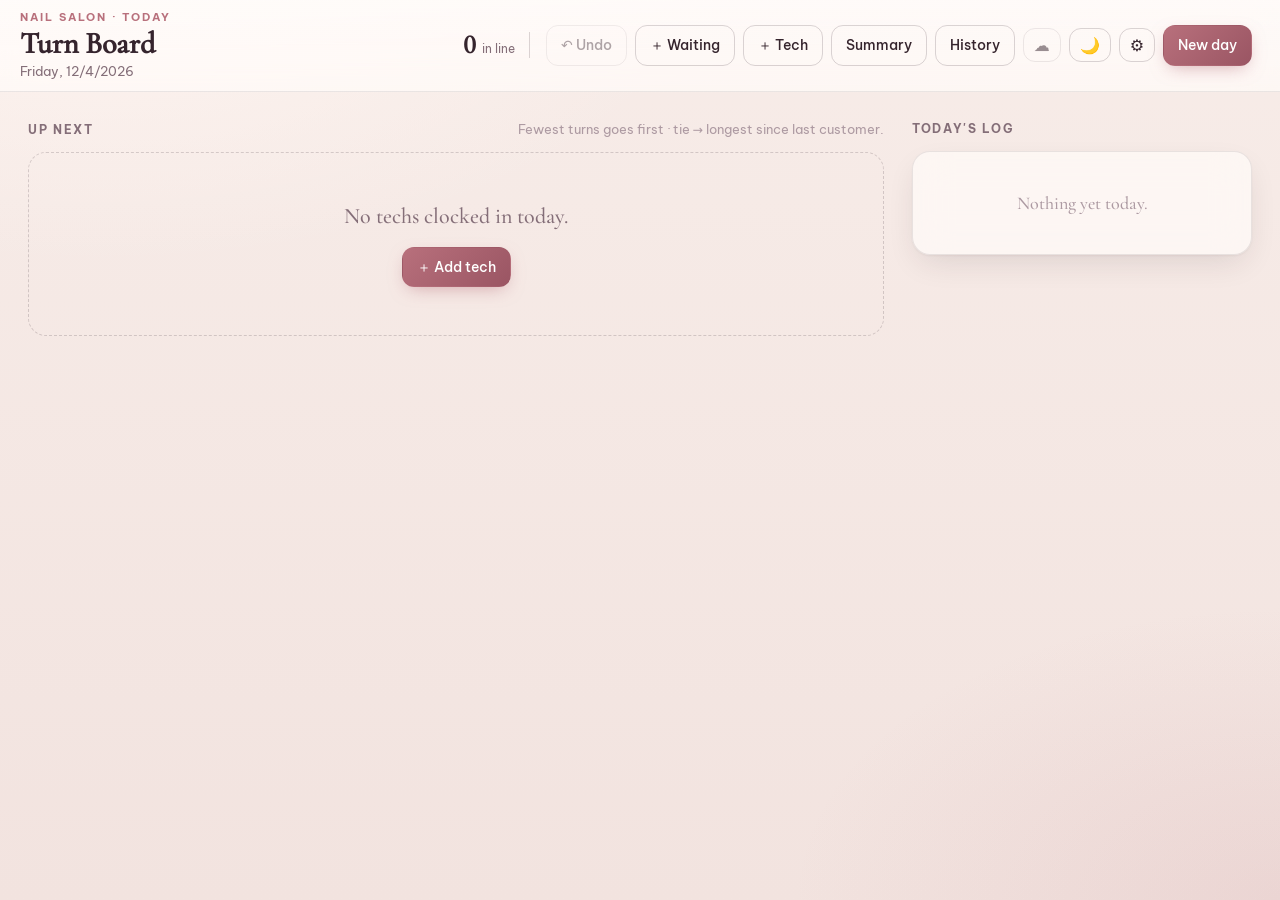
<file: index.html>
<!doctype html>
<html lang="en">
<head>
<meta charset="utf-8">
<meta name="viewport" content="width=device-width, initial-scale=1">
<meta name="color-scheme" content="light">
<title>Turn Board</title>
<link rel="icon" href="data:image/svg+xml,%3Csvg xmlns='http://www.w3.org/2000/svg' viewBox='0 0 64 64'%3E%3Ctext y='52' font-size='52'%3E%F0%9F%92%85%3C/text%3E%3C/svg%3E">
<meta name="theme-color" content="#F5E9E6">
<link rel="stylesheet" href="fonts-embedded.css">
<link rel="stylesheet" href="styles.css">
<script>
  // Áp theme sớm để không chớp trắng/đen khi tải
  (function(){try{var t=localStorage.getItem('nail-turn-theme')||(matchMedia('(prefers-color-scheme: dark)').matches?'dark':'light');document.documentElement.setAttribute('data-theme',t);}catch(e){}})();
</script>
</head>
<body>

<header class="topbar" id="topbar">
  <div class="brand">
    <div class="brand-text">
      <span class="eyebrow">Nail salon · today</span>
      <h1>Turn Board</h1>
      <span id="today-label" class="today"></span>
    </div>
  </div>
  <div class="topbar-actions">
    <div class="queue-stat" title="Techs available in line"><b id="queue-count">0</b><span>in line</span></div>
    <button id="btn-undo" class="btn ghost" title="Undo last action (Ctrl+Z)">↶ Undo</button>
    <button id="btn-wait" class="btn ghost" title="Walk-in waiting, no tech assigned yet">＋ Waiting</button>
    <button id="btn-add" class="btn ghost">＋ Tech</button>
    <button id="btn-summary" class="btn ghost">Summary</button>
    <button id="btn-history" class="btn ghost" title="Past days, week by week">History</button>
    <button id="btn-cloud" class="btn ghost icon cloud-off" title="Owner account" aria-label="Owner account">☁</button>
    <button id="btn-theme" class="btn ghost icon" title="Light / dark" aria-label="Toggle theme">🌙</button>
    <button id="btn-settings" class="btn ghost icon" title="Settings" aria-label="Settings">⚙</button>
    <button id="btn-newday" class="btn primary">New day</button>
  </div>
</header>

<main class="layout">
  <section class="board">
    <!-- Thợ chưa vào ca — tap tên + PIN để clock in, thứ tự turn = thứ tự tới thật -->
    <div id="clockin-wrap" class="clockin hidden">
      <div class="section-head">
        <h2>👋 Clock in <span id="clockin-count" class="pill"></span></h2>
        <div class="head-ops">
          <p class="hint">Tap your name when you arrive — the turn order follows real arrival time.</p>
          <button type="button" id="btn-clockin-toggle" class="btn subtle" aria-expanded="true" aria-controls="clockin">Hide</button>
        </div>
      </div>
      <div id="clockin" class="clock-chips"></div>
      <p id="clockin-extra" class="clockin-extra hidden">
        <span id="clockin-extra-text"></span>
        <button type="button" id="btn-clockin-all" class="linkish">Show everyone</button>
      </p>
    </div>

    <!-- Khách chờ chưa gán thợ -->
    <div id="waiting-wrap" class="waiting hidden">
      <div class="section-head">
        <h2>⏳ Waiting <span id="waiting-count" class="pill"></span></h2>
        <p class="hint">Line up the work ahead of time. The turn only counts when someone taps <b>Start</b>.</p>
      </div>
      <div id="waiting" class="cards wait-cards"></div>
    </div>

    <div class="section-head">
      <h2>Up next</h2>
      <p class="hint">Fewest turns goes first · tie → longest since last customer.</p>
    </div>
    <div id="queue" class="cards"></div>
    <div id="queue-empty" class="queue-empty hidden">
      <span class="live-dot" aria-hidden="true"></span>
      <!-- Bọc trong 1 span: .queue-empty là flex, để trần thì mỗi <b> thành một ô flex
           riêng và câu văn bị xé rời ra với khoảng hở 12px giữa các mảnh -->
      <span>No one is free — everyone is with a customer. Wait for a <b>Done</b>, use <b>＋ Take another</b>, or add the customer to <b>Waiting</b>.</span>
    </div>

    <div id="working-wrap" class="working hidden">
      <div class="section-head">
        <h2>With customers <span id="working-count" class="pill"></span></h2>
        <p class="hint">Tap <b>Done</b> when finished → tech returns to the line by points.</p>
      </div>
      <div id="working" class="cards"></div>
    </div>

    <div id="bench-wrap" class="bench hidden">
      <div class="section-head">
        <h2>On break / Left</h2>
      </div>
      <div id="bench" class="cards small"></div>
    </div>

    <div id="empty" class="empty hidden">
      <p id="empty-msg">No techs clocked in today.</p>
      <button class="btn primary" data-action="open-add">＋ Add tech</button>
    </div>
  </section>

  <aside class="logpanel">
    <div class="section-head">
      <h2>Today's log</h2>
    </div>
    <ol id="log" class="log"></ol>
  </aside>
</main>

<!-- Modal: Take customer -->
<dialog id="dlg-assign" class="modal">
  <form method="dialog" id="form-assign">
    <h3>Take customer — <span id="assign-name"></span></h3>
    <p id="assign-busy-note" class="muted hidden">This tech is busy — this is an <b>extra</b> customer.</p>
    <div class="field">
      <label>Service</label>
      <div id="services" class="chips"></div>
    </div>
    <div class="field">
      <label>Turns <span class="muted">(auto-filled by service, editable)</span></label>
      <div class="segmented" id="weight-seg">
        <button type="button" data-w="1" class="on">1 turn<small>full set, most services</small></button>
        <button type="button" data-w="0.5">½ turn<small>regular mani, polish change</small></button>
        <button type="button" data-w="0">0<small>no charge</small></button>
        <button type="button" data-w="custom">Other<small>type it</small></button>
      </div>
      <input type="number" id="weight-custom" class="input hidden" step="0.25" min="0" placeholder="e.g. 1.5">
    </div>
    <div class="field">
      <label>2nd service / 2nd tech? <span class="muted">(leave empty if one tech does it all)</span></label>
      <div id="parts" class="parts"></div>
      <button type="button" class="btn ghost" id="btn-add-part">＋ Add a part</button>
      <p class="muted tiny">Pick a tech for the 2nd part — or <b>⏳ Pending</b> if you don't know yet who will do it. Pending parts sit in <b>Waiting</b>; points count when someone takes it.</p>
    </div>
    <div class="field">
      <label>Note <span class="muted">(optional)</span></label>
      <input type="text" id="assign-note" class="input" placeholder="e.g. request, gel full set...">
    </div>
    <div class="modal-actions">
      <button type="button" class="btn ghost" data-close>Cancel</button>
      <button type="submit" class="btn primary">Confirm</button>
    </div>
  </form>
</dialog>

<!-- Modal: Start held part (shows when earlier part of same customer is done) -->
<dialog id="dlg-start" class="modal">
  <div>
    <h3>This customer has another part</h3>
    <div id="start-list" class="parts"></div>
    <div class="modal-actions">
      <button type="button" class="btn ghost" data-close>Later</button>
    </div>
  </div>
</dialog>

<!-- Modal: Add waiting customer, or add one more part to a waiting customer -->
<dialog id="dlg-wait" class="modal">
  <form method="dialog" id="form-wait">
    <h3 id="wait-title">⏳ Add waiting customer</h3>
    <p class="muted" id="wait-sub">Line the work up now. The turn only counts when someone taps Start.</p>
    <div class="field">
      <label>Service</label>
      <div id="wait-services" class="chips"></div>
    </div>
    <div class="field row">
      <div style="flex:0 0 120px">
        <label style="display:block;font-weight:600;font-size:12.5px;margin-bottom:7px">Turns</label>
        <input type="number" id="wait-weight" class="input" step="0.25" min="0" value="1">
      </div>
      <div style="flex:1">
        <label style="display:block;font-weight:600;font-size:12.5px;margin-bottom:7px">Tech <span class="muted">(optional)</span></label>
        <select id="wait-tech" class="input"></select>
      </div>
    </div>
    <div class="field" id="wait-note-field">
      <label>Note <span class="muted">(optional)</span></label>
      <input type="text" id="wait-note" class="input" placeholder="e.g. name, requested color...">
    </div>
    <div class="modal-actions">
      <button type="button" class="btn ghost" data-close>Cancel</button>
      <button type="submit" class="btn primary" id="wait-submit">Add</button>
    </div>
  </form>
</dialog>

<!-- Modal: Assign waiting customer to a tech -->
<dialog id="dlg-claim" class="modal">
  <form method="dialog" id="form-claim">
    <h3>Assign — <span id="claim-service"></span></h3>
    <p class="muted" id="claim-info"></p>
    <div class="field">
      <label>Tech <span class="muted">(next in line is suggested)</span></label>
      <select id="claim-tech" class="input"></select>
    </div>
    <div class="field">
      <div class="seg2" id="claim-when">
        <button type="button" class="seg2-btn on" data-v="start">Start now</button>
        <button type="button" class="seg2-btn" data-v="hold">Assign only</button>
      </div>
      <p class="muted tiny"><b>Start now</b> = tech sits down with the customer, and the turn counts right away. <b>Assign only</b> = pencil them in. No turn counts yet, and they keep taking walk-ins until you tap Start.</p>
    </div>
    <div class="modal-actions">
      <button type="button" class="btn ghost" data-close>Cancel</button>
      <button type="submit" class="btn primary">Assign</button>
    </div>
  </form>
</dialog>

<!-- Modal: Adjust points -->
<dialog id="dlg-adjust" class="modal">
  <form method="dialog" id="form-adjust">
    <h3>Adjust points — <span id="adjust-name"></span></h3>
    <p class="muted">Currently <b id="adjust-current" class="mono"></b> turns.</p>
    <div class="segmented" id="adjust-seg">
      <button type="button" data-d="-1">−1</button>
      <button type="button" data-d="-0.5">−½</button>
      <button type="button" data-d="0.5" class="on">+½</button>
      <button type="button" data-d="1">+1</button>
      <button type="button" data-d="custom">Other</button>
    </div>
    <input type="number" id="adjust-custom" class="input hidden" step="0.25" placeholder="e.g. -0.25 or 2">
    <div class="field">
      <label>Reason <span class="muted">(optional)</span></label>
      <input type="text" id="adjust-note" class="input" placeholder="e.g. owed 1 turn from yesterday">
    </div>
    <div class="modal-actions">
      <button type="button" class="btn ghost" data-close>Cancel</button>
      <button type="submit" class="btn primary">Save</button>
    </div>
  </form>
</dialog>

<!-- Modal: Add tech -->
<dialog id="dlg-add" class="modal">
  <form method="dialog" id="form-add">
    <h3>Add tech</h3>
    <div class="field">
      <label>Name</label>
      <input type="text" id="add-name" class="input" placeholder="e.g. Lan" autocomplete="off" required>
    </div>
    <div id="add-roster-wrap" class="field hidden">
      <label>Or pick someone not clocked in yet</label>
      <div id="add-roster" class="chips"></div>
    </div>
    <p class="muted" id="add-hint"></p>
    <div class="modal-actions">
      <button type="button" class="btn ghost" data-close>Cancel</button>
      <button type="submit" class="btn primary">Add</button>
    </div>
  </form>
</dialog>

<!-- Modal: PIN clock-in (tạo lần đầu / xác thực) -->
<dialog id="dlg-pin" class="modal pin-modal">
  <form method="dialog" id="form-pin">
    <h3 id="pin-title">Clock in — <span id="pin-name"></span></h3>
    <p class="muted" id="pin-hint"></p>
    <div class="pin-dots" id="pin-dots" aria-hidden="true"><span></span><span></span><span></span><span></span></div>
    <input type="password" id="pin-input" class="input pin-input" inputmode="numeric" pattern="[0-9]*" maxlength="4" autocomplete="off" aria-label="PIN">
    <div class="numpad" id="numpad">
      <button type="button" data-k="1">1</button><button type="button" data-k="2">2</button><button type="button" data-k="3">3</button>
      <button type="button" data-k="4">4</button><button type="button" data-k="5">5</button><button type="button" data-k="6">6</button>
      <button type="button" data-k="7">7</button><button type="button" data-k="8">8</button><button type="button" data-k="9">9</button>
      <button type="button" data-k="del" class="np-del">⌫</button><button type="button" data-k="0">0</button><button type="button" data-k="ok" class="np-ok">✓</button>
    </div>
    <p class="pin-error hidden" id="pin-error">Wrong PIN — try again.</p>
    <div class="modal-actions">
      <button type="button" class="btn ghost" data-close>Cancel</button>
    </div>
  </form>
</dialog>

<!-- Overlay: xem ảnh clock-in trong log -->
<dialog id="dlg-photo" class="modal photo-modal">
  <div>
    <h3 id="photo-title"></h3>
    <img id="photo-big" alt="Clock-in photo">
    <div class="modal-actions">
      <button type="button" class="btn primary" data-close>Close</button>
    </div>
  </div>
</dialog>

<!-- Modal: Summary -->
<dialog id="dlg-summary" class="modal">
  <div>
    <h3>Today's summary</h3>
    <table class="table" id="summary-table">
      <thead><tr><th>Tech</th><th>Customers</th><th>Turns</th><th>Skips</th><th>Minutes</th><th>Status</th></tr></thead>
      <tbody></tbody>
    </table>
    <div class="modal-actions">
      <button type="button" class="btn primary" data-close>Close</button>
    </div>
  </div>
</dialog>

<!-- Modal: History — mỗi tuần một bảng, cột Thứ 2 → Chủ nhật -->
<dialog id="dlg-history" class="modal wide">
  <div>
    <h3>History</h3>
    <div class="week-nav">
      <button type="button" class="btn ghost" id="hist-prev" title="Previous week">◀</button>
      <b id="hist-label" class="week-label"></b>
      <button type="button" class="btn ghost" id="hist-next" title="Next week">▶</button>
      <button type="button" class="btn subtle" id="hist-today">This week</button>
    </div>
    <div class="table-scroll">
      <table class="table week-table" id="hist-table">
        <thead><tr id="hist-head"></tr></thead>
        <tbody></tbody>
        <tfoot><tr id="hist-foot"></tr></tfoot>
      </table>
    </div>
    <p id="hist-empty" class="empty-note hidden">Nothing saved for this week. A day gets saved to History the moment you start the next day.</p>
    <p class="muted tiny" id="hist-note"></p>
    <div class="modal-actions">
      <button type="button" class="btn ghost" id="hist-csv">Export CSV</button>
      <button type="button" class="btn primary" data-close>Close</button>
    </div>
  </div>
</dialog>

<!-- Modal: Weekly schedule — ai làm thứ mấy -->
<dialog id="dlg-schedule" class="modal wide">
  <div>
    <h3>Weekly schedule</h3>
    <p class="muted">Tick the days each tech works. On any given day, <b>Clock in</b> only shows the techs scheduled for that day.</p>
    <div class="table-scroll">
      <table class="table sched-table" id="sched-table">
        <thead><tr>
          <th>Tech</th><th>Mon</th><th>Tue</th><th>Wed</th><th>Thu</th><th>Fri</th><th>Sat</th><th>Sun</th><th></th>
        </tr></thead>
        <tbody></tbody>
      </table>
    </div>
    <p class="muted tiny">A tech with no day ticked never shows in Clock in. If someone turns up off-schedule, tap <b>Show everyone</b> on the board.</p>
    <div class="modal-actions">
      <button type="button" class="btn primary" data-close>Done</button>
    </div>
  </div>
</dialog>

<!-- Modal: Owner account (Supabase) -->
<dialog id="dlg-account" class="modal">
  <form method="dialog" id="form-account">
    <h3>Owner account</h3>
    <p class="muted">Sign in and every finished day is saved to your own Supabase project, so you can open the history from any machine.</p>

    <div id="acct-setup" class="field">
      <label>Supabase project <span class="muted">(one-time setup)</span></label>
      <input id="acct-url" class="input" placeholder="https://xxxxxxxx.supabase.co" autocomplete="off" spellcheck="false">
      <input id="acct-key" class="input" placeholder="anon public key" autocomplete="off" spellcheck="false" style="margin-top:8px">
      <p class="muted tiny">Create a free project at supabase.com, run <b>supabase-setup.sql</b> in its SQL editor, then paste the Project URL and the anon key from Project Settings → API.</p>
      <div class="field row">
        <button type="button" class="btn primary" id="acct-save-keys">Save keys</button>
        <button type="button" class="btn subtle" id="acct-forget-keys">Forget keys</button>
      </div>
    </div>

    <div id="acct-login" class="field hidden">
      <label>Email</label>
      <input id="acct-email" class="input" type="email" autocomplete="username" spellcheck="false">
      <label style="display:block;margin:10px 0 7px">Password</label>
      <input id="acct-pass" class="input" type="password" autocomplete="current-password">
      <div class="field row">
        <button type="submit" class="btn primary" id="acct-signin">Sign in</button>
        <button type="button" class="btn ghost" id="acct-signup">Create account</button>
        <button type="button" class="btn subtle" id="acct-change-keys">Change project</button>
      </div>
    </div>

    <div id="acct-in" class="field hidden">
      <p>Signed in as <b id="acct-who"></b></p>
      <p class="muted tiny" id="acct-sync-state"></p>
      <div class="field row">
        <button type="button" class="btn primary" id="acct-sync">Sync now</button>
        <button type="button" class="btn ghost" id="acct-restore">Restore techs + schedule</button>
        <button type="button" class="btn subtle" id="acct-signout">Sign out</button>
      </div>
    </div>

    <p id="acct-msg" class="acct-msg hidden"></p>
    <div class="modal-actions">
      <button type="button" class="btn ghost" data-close>Close</button>
    </div>
  </form>
</dialog>

<!-- Modal: Settings -->
<dialog id="dlg-settings" class="modal">
  <div>
    <h3>Settings</h3>
    <label class="toggle">
      <input type="checkbox" id="set-skipcosts">
      <span><b>Skip costs a turn</b><small>On: skipping adds +1 turn and moves the tech down. Off: skipping is free, tech stays next.</small></span>
    </label>
    <label class="toggle">
      <input type="checkbox" id="set-latecatchup">
      <span><b>Late arrivals catch up</b><small>On: a tech clocking in late starts at today's lowest points (won't grab every customer). Off: starts at 0.</small></span>
    </label>
    <div class="field">
      <label>Services &amp; turns <span class="muted">(shown as buttons when taking a customer)</span></label>
      <div id="settings-services" class="roster"></div>
      <div class="field row">
        <input type="text" id="svc-name" class="input" placeholder="New service name" autocomplete="off">
        <input type="number" id="svc-weight" class="input" step="0.25" min="0" value="1" style="max-width:90px" title="Turns">
        <button type="button" class="btn ghost" id="svc-add">＋</button>
      </div>
    </div>
    <div class="field">
      <label>Techs</label>
      <div id="settings-roster" class="roster"></div>
    </div>
    <div class="field row">
      <button type="button" class="btn ghost" id="btn-schedule">Weekly schedule</button>
      <button type="button" class="btn ghost" id="btn-account">Owner account</button>
    </div>
    <div class="field row">
      <button type="button" class="btn ghost" id="btn-export">Backup (JSON)</button>
      <button type="button" class="btn ghost" id="btn-import">Restore from JSON</button>
      <input type="file" id="import-file" accept="application/json" class="hidden">
    </div>
    <div class="modal-actions">
      <button type="button" class="btn primary" data-close>Close</button>
    </div>
  </div>
</dialog>

<div id="toast" class="toast hidden"></div>
<canvas id="fx-canvas" aria-hidden="true"></canvas>

<script src="fx.js"></script>
<script src="turn-logic.js"></script>
<script src="cloud.js"></script>
<script src="app.js"></script>
</body>
</html>
</file>
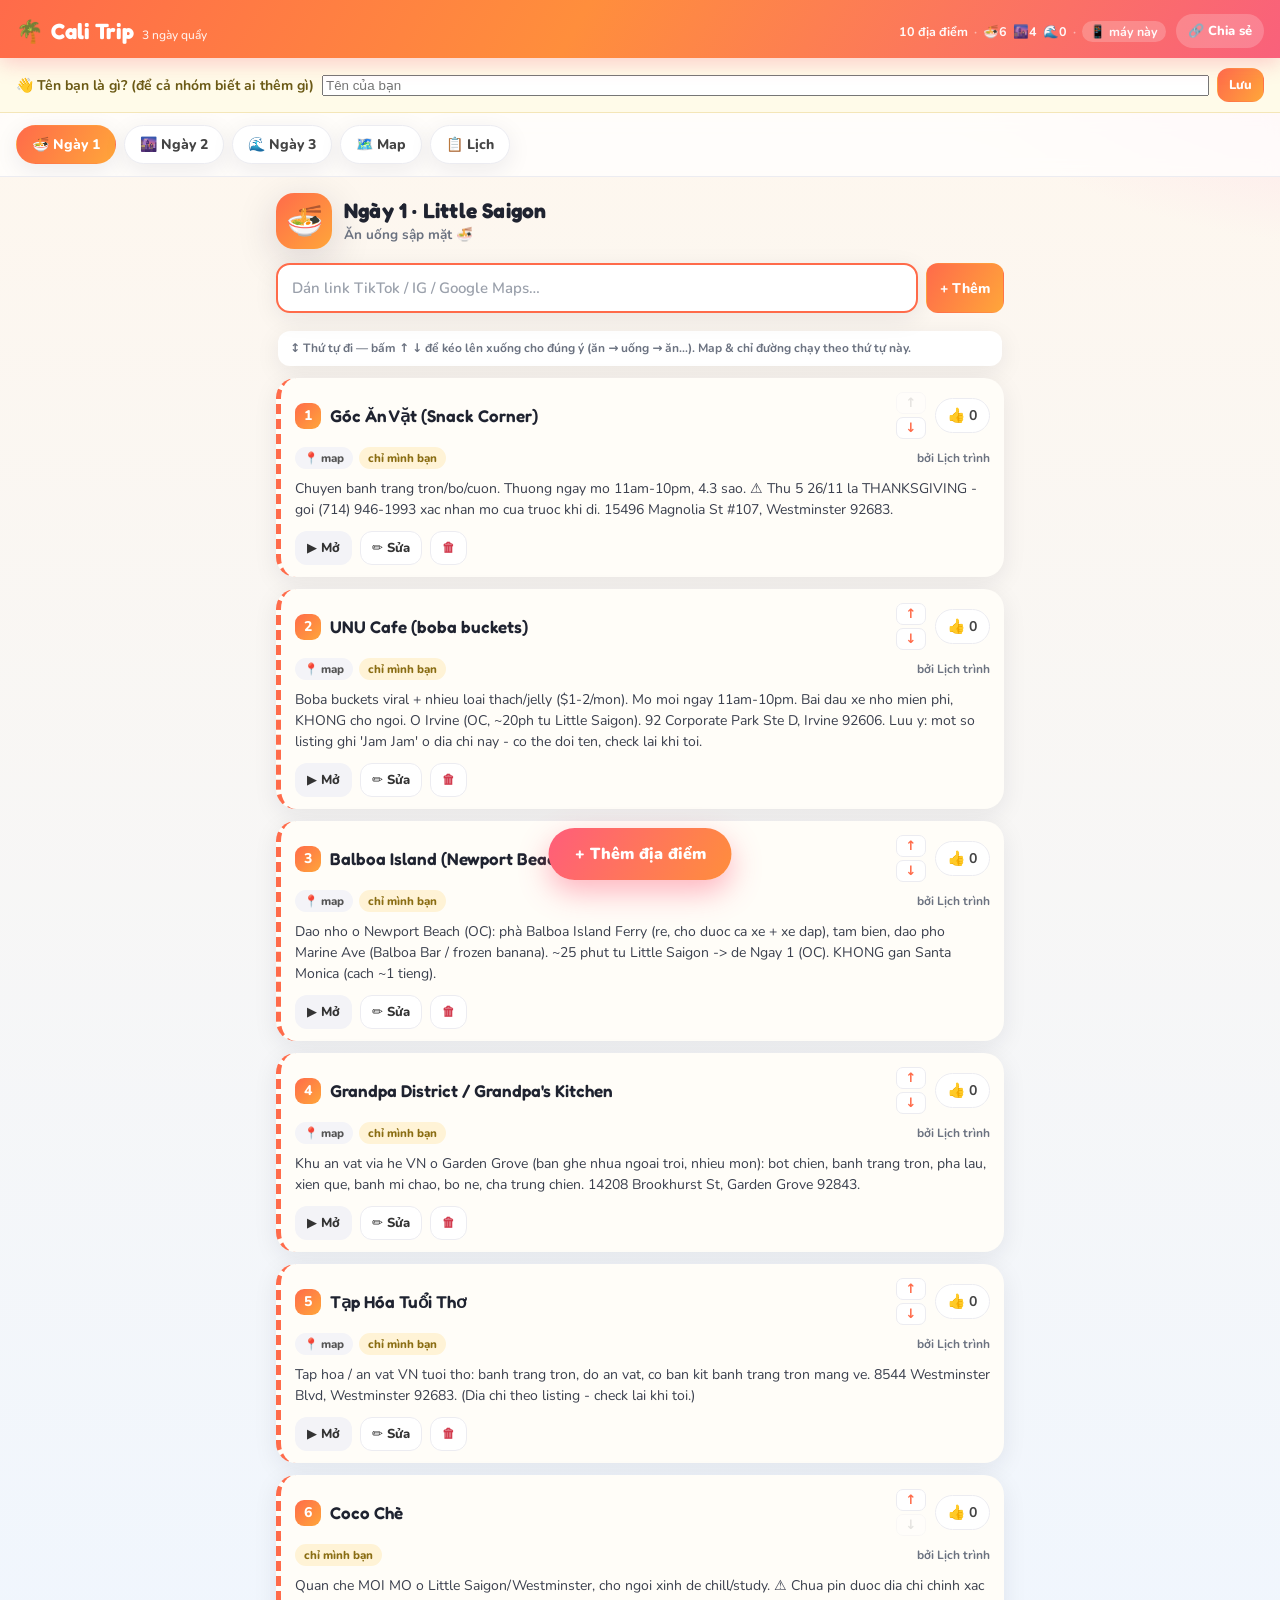
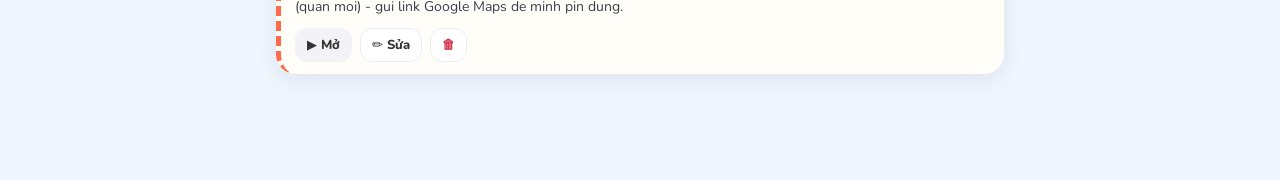
<file: cali-trip/index.html>
<!DOCTYPE html>
<html lang="vi">
<head>
<meta charset="utf-8">
<meta name="viewport" content="width=device-width, initial-scale=1, viewport-fit=cover">
<title>Cali Trip · 3 ngày</title>
<link rel="preconnect" href="https://fonts.googleapis.com">
<link rel="preconnect" href="https://fonts.gstatic.com" crossorigin>
<link href="https://fonts.googleapis.com/css2?family=Fredoka:wght@500;600;700&family=Nunito:wght@400;600;700;800;900&display=swap" rel="stylesheet">
<link rel="stylesheet" href="styles.css?v=3"/>
<script defer src="app.js?v=3"></script>
</head>
<body>
<header>
  <div class="brand">🌴 <span>Cali Trip</span> <small>3 ngày quẩy</small></div>
  <div class="spacer"></div>
  <div class="stats" id="stats"></div>
  <button class="ghost-top" data-act="io">🔗 Chia sẻ</button>
</header>

<div id="nameBar" class="namebar hidden"></div>

<nav id="tabs" class="tabs"></nav>

<main id="view"></main>

<button id="fab" class="fab">+ Thêm địa điểm</button>

<div id="modal" class="modal hidden"></div>
<div id="ioModal" class="modal hidden"></div>
<div id="toast" class="toast hidden"></div>
</body>
</html>
</file>
<file: fonts-embedded.css>
/* ============================================================
   FONT NHÚNG SẴN (data-URI) — sinh tự động bởi fetch-fonts.js
   Đừng sửa tay file này. Sửa danh sách font trong fetch-fonts.js rồi chạy lại.
   ============================================================ */

/* Cormorant Garamond — subset: vietnamese */
@font-face {
  font-family: 'Cormorant Garamond';
  font-style: italic;
  font-weight: 500;
  font-display: swap;
  src: url([data-uri]) format('woff2');
  unicode-range: U+0102-0103, U+0110-0111, U+0128-0129, U+0168-0169, U+01A0-01A1, U+01AF-01B0, U+0300-0301, U+0303-0304, U+0308-0309, U+0323, U+0329, U+1EA0-1EF9, U+20AB;
}

/* Cormorant Garamond — subset: latin */
@font-face {
  font-family: 'Cormorant Garamond';
  font-style: italic;
  font-weight: 500;
  font-display: swap;
  src: url([data-uri]) format('woff2');
  unicode-range: U+0000-00FF, U+0131, U+0152-0153, U+02BB-02BC, U+02C6, U+02DA, U+02DC, U+0304, U+0308, U+0329, U+2000-206F, U+20AC, U+2122, U+2191, U+2193, U+2212, U+2215, U+FEFF, U+FFFD;
}

/* Cormorant Garamond — subset: vietnamese */
@font-face {
  font-family: 'Cormorant Garamond';
  font-style: normal;
  font-weight: 500;
  font-display: swap;
  src: url([data-uri]) format('woff2');
  unicode-range: U+0102-0103, U+0110-0111, U+0128-0129, U+0168-0169, U+01A0-01A1, U+01AF-01B0, U+0300-0301, U+0303-0304, U+0308-0309, U+0323, U+0329, U+1EA0-1EF9, U+20AB;
}

/* Cormorant Garamond — subset: latin */
@font-face {
  font-family: 'Cormorant Garamond';
  font-style: normal;
  font-weight: 500;
  font-display: swap;
  src: url([data-uri]) format('woff2');
  unicode-range: U+0000-00FF, U+0131, U+0152-0153, U+02BB-02BC, U+02C6, U+02DA, U+02DC, U+0304, U+0308, U+0329, U+2000-206F, U+20AC, U+2122, U+2191, U+2193, U+2212, U+2215, U+FEFF, U+FFFD;
}

/* Be Vietnam Pro — subset: vietnamese */
@font-face {
  font-family: 'Be Vietnam Pro';
  font-style: normal;
  font-weight: 400;
  font-display: swap;
  src: url([data-uri]) format('woff2');
  unicode-range: U+0102-0103, U+0110-0111, U+0128-0129, U+0168-0169, U+01A0-01A1, U+01AF-01B0, U+0300-0301, U+0303-0304, U+0308-0309, U+0323, U+0329, U+1EA0-1EF9, U+20AB;
}

/* Be Vietnam Pro — subset: latin */
@font-face {
  font-family: 'Be Vietnam Pro';
  font-style: normal;
  font-weight: 400;
  font-display: swap;
  src: url([data-uri]) format('woff2');
  unicode-range: U+0000-00FF, U+0131, U+0152-0153, U+02BB-02BC, U+02C6, U+02DA, U+02DC, U+0304, U+0308, U+0329, U+2000-206F, U+20AC, U+2122, U+2191, U+2193, U+2212, U+2215, U+FEFF, U+FFFD;
}

/* Be Vietnam Pro — subset: vietnamese */
@font-face {
  font-family: 'Be Vietnam Pro';
  font-style: normal;
  font-weight: 500;
  font-display: swap;
  src: url([data-uri]) format('woff2');
  unicode-range: U+0102-0103, U+0110-0111, U+0128-0129, U+0168-0169, U+01A0-01A1, U+01AF-01B0, U+0300-0301, U+0303-0304, U+0308-0309, U+0323, U+0329, U+1EA0-1EF9, U+20AB;
}

/* Be Vietnam Pro — subset: latin */
@font-face {
  font-family: 'Be Vietnam Pro';
  font-style: normal;
  font-weight: 500;
  font-display: swap;
  src: url([data-uri]) format('woff2');
  unicode-range: U+0000-00FF, U+0131, U+0152-0153, U+02BB-02BC, U+02C6, U+02DA, U+02DC, U+0304, U+0308, U+0329, U+2000-206F, U+20AC, U+2122, U+2191, U+2193, U+2212, U+2215, U+FEFF, U+FFFD;
}

/* Be Vietnam Pro — subset: vietnamese */
@font-face {
  font-family: 'Be Vietnam Pro';
  font-style: normal;
  font-weight: 700;
  font-display: swap;
  src: url([data-uri]) format('woff2');
  unicode-range: U+0102-0103, U+0110-0111, U+0128-0129, U+0168-0169, U+01A0-01A1, U+01AF-01B0, U+0300-0301, U+0303-0304, U+0308-0309, U+0323, U+0329, U+1EA0-1EF9, U+20AB;
}

/* Be Vietnam Pro — subset: latin */
@font-face {
  font-family: 'Be Vietnam Pro';
  font-style: normal;
  font-weight: 700;
  font-display: swap;
  src: url([data-uri]) format('woff2');
  unicode-range: U+0000-00FF, U+0131, U+0152-0153, U+02BB-02BC, U+02C6, U+02DA, U+02DC, U+0304, U+0308, U+0329, U+2000-206F, U+20AC, U+2122, U+2191, U+2193, U+2212, U+2215, U+FEFF, U+FFFD;
}

/* IBM Plex Mono — subset: vietnamese */
@font-face {
  font-family: 'IBM Plex Mono';
  font-style: normal;
  font-weight: 600;
  font-display: swap;
  src: url([data-uri]) format('woff2');
  unicode-range: U+0102-0103, U+0110-0111, U+0128-0129, U+0168-0169, U+01A0-01A1, U+01AF-01B0, U+0300-0301, U+0303-0304, U+0308-0309, U+0323, U+0329, U+1EA0-1EF9, U+20AB;
}

/* IBM Plex Mono — subset: latin */
@font-face {
  font-family: 'IBM Plex Mono';
  font-style: normal;
  font-weight: 600;
  font-display: swap;
  src: url([data-uri]) format('woff2');
  unicode-range: U+0000-00FF, U+0131, U+0152-0153, U+02BB-02BC, U+02C6, U+02DA, U+02DC, U+0304, U+0308, U+0329, U+2000-206F, U+20AC, U+2122, U+2191, U+2193, U+2212, U+2215, U+FEFF, U+FFFD;
}
</file>
<file: styles.css>
/* ============================================================
   Bảng chấm turn — giao diện "sang chảnh nail salon"
   Token màu (light/dark) · Cormorant Garamond display · Be Vietnam Pro body · Plex Mono số
   ============================================================ */
@property --ang { syntax: '<angle>'; inherits: false; initial-value: 0deg; }

:root {
  --bg-a: #f7ece8;
  --bg-b: #f2e3df;
  --bg-glow: rgba(255, 246, 242, .9);
  --paper: #fffaf8;
  --glass: rgba(255, 251, 249, .72);
  --glass-strong: rgba(255, 252, 250, .9);
  --ink: #35242d;
  --ink-2: #846e78;
  --ink-3: #ad9aa2;
  --hair: rgba(53, 36, 45, .10);
  --hair-2: rgba(53, 36, 45, .18);
  --rose: #b8707c;
  --rose-deep: #9a5563;
  --rose-soft: rgba(184, 112, 124, .12);
  --gold: #c9a46a;
  --gold-soft: rgba(201, 164, 106, .16);
  --sage: #5e9e86;
  --sage-soft: rgba(94, 158, 134, .14);
  --amber: #b9853a;
  --amber-soft: rgba(185, 133, 58, .14);
  --shadow: 0 1px 2px rgba(53, 36, 45, .05), 0 12px 32px -8px rgba(53, 36, 45, .14);
  --shadow-lift: 0 2px 4px rgba(53, 36, 45, .06), 0 24px 48px -12px rgba(53, 36, 45, .22);
  --radius: 18px;
  --display: 'Cormorant Garamond', 'Cambria', Georgia, serif;
  --sans: 'Be Vietnam Pro', 'Segoe UI', system-ui, sans-serif;
  --mono: 'IBM Plex Mono', Consolas, monospace;
  color-scheme: light;
}
[data-theme="dark"] {
  --bg-a: #1c1418;
  --bg-b: #140f12;
  --bg-glow: rgba(72, 44, 54, .55);
  --paper: #241a1f;
  --glass: rgba(44, 31, 37, .62);
  --glass-strong: rgba(48, 34, 41, .88);
  --ink: #f4eae7;
  --ink-2: #b49aa4;
  --ink-3: #7f6a73;
  --hair: rgba(244, 234, 231, .10);
  --hair-2: rgba(244, 234, 231, .18);
  --rose: #d68c98;
  --rose-deep: #e6a7b1;
  --rose-soft: rgba(214, 140, 152, .16);
  --gold: #e0c08a;
  --gold-soft: rgba(224, 192, 138, .16);
  --sage: #7fc2a6;
  --sage-soft: rgba(127, 194, 166, .16);
  --amber: #e0aa5c;
  --amber-soft: rgba(224, 170, 92, .16);
  --shadow: 0 1px 2px rgba(0, 0, 0, .3), 0 12px 32px -8px rgba(0, 0, 0, .5);
  --shadow-lift: 0 2px 4px rgba(0, 0, 0, .35), 0 24px 48px -12px rgba(0, 0, 0, .6);
  color-scheme: dark;
}

* { box-sizing: border-box; }

/* ── Khách chờ (chưa gán thợ) ── */
.wait-card { border-style: dashed; border-color: var(--amber); }
.badge.waitb { background: var(--amber-soft); color: var(--amber); }
.waiting .cards { margin-bottom: 6px; }
html, body { margin: 0; min-height: 100%; }
body {
  font-family: var(--sans);
  font-size: 15px;
  line-height: 1.45;
  color: var(--ink);
  background:
    radial-gradient(900px 480px at 8% -8%, var(--bg-glow), transparent 70%),
    radial-gradient(700px 420px at 100% 100%, var(--rose-soft), transparent 70%),
    linear-gradient(180deg, var(--bg-a), var(--bg-b));
  background-attachment: fixed;
  -webkit-font-smoothing: antialiased;
  transition: background .4s ease, color .3s ease;
}
h1, h2, h3 { margin: 0; letter-spacing: -.005em; }
h1 { font-family: var(--display); font-weight: 600; font-size: 30px; line-height: 1; }
h2 { font-size: 12px; font-weight: 600; text-transform: uppercase; letter-spacing: .14em; color: var(--ink-2); }
h3 { font-family: var(--display); font-weight: 600; font-size: 28px; line-height: 1.1; margin-bottom: 14px; }
p { margin: 0; }
.muted { color: var(--ink-2); font-weight: 400; }
.mono { font-family: var(--mono); font-variant-numeric: tabular-nums; }
.hidden { display: none !important; }
:focus-visible { outline: 2px solid var(--rose); outline-offset: 2px; border-radius: 6px; }

/* ── Header / hero strip ─────────────────────────────── */
.topbar {
  position: sticky; top: 0; z-index: 5;
  display: flex; align-items: center; justify-content: space-between; gap: 20px;
  padding: 10px 28px 10px 20px;
  background: linear-gradient(180deg, var(--glass-strong), var(--glass));
  backdrop-filter: blur(20px) saturate(1.3);
  -webkit-backdrop-filter: blur(20px) saturate(1.3);
  border-bottom: 1px solid var(--hair);
}
.brand { display: flex; align-items: center; gap: 14px; min-width: 0; }
.brand-text { display: flex; flex-direction: column; gap: 3px; }
.eyebrow { font-size: 11px; font-weight: 600; letter-spacing: .18em; text-transform: uppercase; color: var(--rose); }
.today { color: var(--ink-2); font-size: 13px; }
.topbar-actions { display: flex; gap: 8px; align-items: center; flex-wrap: wrap; justify-content: flex-end; }
.queue-stat {
  display: flex; align-items: baseline; gap: 6px; margin-right: 8px; padding-right: 14px; border-right: 1px solid var(--hair-2);
}
.queue-stat b { font-family: var(--display); font-size: 26px; font-weight: 600; line-height: 1; color: var(--ink); font-feature-settings: 'lnum' 1; }
.queue-stat span { font-size: 12px; color: var(--ink-2); }
h1 { white-space: nowrap; }
@media (max-width: 1150px) {
  h1 { font-size: 24px; }
  .eyebrow { display: none; }
  .topbar { padding: 8px 18px 8px 14px; gap: 12px; }
  .topbar-actions { gap: 6px; }
  .topbar-actions .btn { padding: 8px 11px; font-size: 13px; }
  .queue-stat span { display: none; }
  .queue-stat { margin-right: 4px; padding-right: 10px; }
}
/* Điện thoại: header xếp 2 tầng — thương hiệu trên, nút dưới, không chồng chữ */
@media (max-width: 720px) {
  .topbar { flex-wrap: wrap; position: static; padding: 8px 12px 10px; gap: 8px; }
  .brand { width: 100%; }
  .brand-text { min-width: 0; }
  h1 { font-size: 22px; white-space: normal; line-height: 1.1; }
  .topbar-actions { width: 100%; justify-content: flex-start; gap: 6px; }
  .topbar-actions .btn { padding: 8px 10px; font-size: 13px; }
  .queue-stat { margin-right: 2px; padding-right: 8px; }
  .queue-stat b { font-size: 22px; }
  .layout { padding: 14px; gap: 16px; }
  .section-head { flex-direction: column; align-items: flex-start; gap: 4px; }
  .job { flex-wrap: wrap; }
  .btn.done { flex: 1 1 100%; }
}

/* ── Buttons ─────────────────────────────────────────── */
.btn {
  font: inherit; font-weight: 500; font-size: 14px; cursor: pointer;
  padding: 9px 14px; border-radius: 12px; border: 1px solid transparent;
  background: var(--paper); color: var(--ink);
  transition: transform .08s ease, background .15s ease, box-shadow .15s ease, border-color .15s ease;
}
.btn:hover { box-shadow: 0 2px 10px -2px rgba(53, 36, 45, .18); }
.btn:active { transform: translateY(1px) scale(.99); }
.btn.ghost { background: transparent; border-color: var(--hair-2); }
.btn.ghost:hover { background: var(--glass-strong); border-color: var(--rose); color: var(--rose-deep); }
.btn.primary {
  background: linear-gradient(135deg, var(--rose), var(--rose-deep));
  color: #fff; border-color: transparent;
  box-shadow: 0 6px 18px -6px rgba(184, 112, 124, .6);
}
.btn.primary:hover { filter: brightness(1.05); box-shadow: 0 10px 22px -6px rgba(184, 112, 124, .7); }
[data-theme="dark"] .btn.primary { color: #2a1a20; }
.btn.subtle { background: transparent; color: var(--ink-2); }
.btn.subtle:hover { background: var(--rose-soft); color: var(--rose-deep); box-shadow: none; }
.btn.icon { padding: 8px 10px; font-size: 16px; line-height: 1; }
.btn:disabled { opacity: .4; cursor: not-allowed; box-shadow: none; }
.pill {
  display: inline-block; margin-left: 6px; padding: 1px 8px; border-radius: 999px;
  background: var(--rose-soft); color: var(--rose-deep); font-size: 11px; font-weight: 700; letter-spacing: 0;
}

/* ── Layout ──────────────────────────────────────────── */
.layout {
  display: grid; grid-template-columns: minmax(0, 1fr) 340px;
  gap: 28px; padding: 28px; max-width: 1560px; margin: 0 auto;
}
@media (max-width: 1250px) { .layout { grid-template-columns: minmax(0, 1fr) 296px; gap: 20px; padding: 22px; } .board .cards { grid-template-columns: repeat(auto-fill, minmax(215px, 1fr)); } }

.section-head { display: flex; align-items: baseline; justify-content: space-between; gap: 12px; margin-bottom: 14px; }
.hint { color: var(--ink-3); font-size: 12.5px; }

/* ── Cards ───────────────────────────────────────────── */
.cards { display: grid; grid-template-columns: repeat(auto-fill, minmax(240px, 1fr)); gap: 16px; perspective: 1200px; }
.cards.small { grid-template-columns: repeat(auto-fill, minmax(210px, 1fr)); }
.bench { margin-top: 32px; }
.bench .card { box-shadow: none; }
.card {
  position: relative; isolation: isolate;
  background: var(--glass);
  backdrop-filter: blur(18px) saturate(1.2);
  -webkit-backdrop-filter: blur(18px) saturate(1.2);
  border: 1px solid var(--hair); border-radius: var(--radius);
  padding: 18px 18px 16px; box-shadow: var(--shadow);
  display: flex; flex-direction: column; gap: 10px;
  transform: perspective(900px) rotateX(var(--tx, 0deg)) rotateY(var(--ty, 0deg));
  transition: transform .35s ease, box-shadow .3s ease, border-color .3s ease;
  will-change: transform;
}
.card.tilting { transition: transform .06s linear, box-shadow .3s ease; box-shadow: var(--shadow-lift); }
.card::after { /* ánh sáng chạy theo con trỏ */
  content: ''; position: absolute; inset: 0; border-radius: inherit; pointer-events: none; z-index: 1;
  background: radial-gradient(260px circle at var(--gx, 50%) var(--gy, 50%), rgba(255, 255, 255, .28), transparent 60%);
  opacity: 0; transition: opacity .3s ease;
}
[data-theme="dark"] .card::after { background: radial-gradient(260px circle at var(--gx, 50%) var(--gy, 50%), rgba(255, 255, 255, .10), transparent 60%); }
.card.tilting::after { opacity: 1; }
.card.paused { background: var(--glass); opacity: .85; }
.card.left { opacity: .6; }

/* Thẻ NEXT: to hơn + viền rose-gold chạy chậm */
.card.next {
  background: var(--glass-strong);
  border-color: transparent;
  box-shadow: var(--shadow-lift);
}
@media (min-width: 1180px) { .card.next { grid-column: span 2; } }
.card.next::before {
  content: ''; position: absolute; inset: -1px; border-radius: inherit; padding: 1.5px; z-index: 0; pointer-events: none;
  background: conic-gradient(from var(--ang), var(--rose), var(--gold), transparent 40%, var(--rose) 60%, var(--gold), transparent 90%, var(--rose));
  -webkit-mask: linear-gradient(#000 0 0) content-box, linear-gradient(#000 0 0);
  -webkit-mask-composite: xor; mask-composite: exclude;
  animation: spin 7s linear infinite;
}
@keyframes spin { to { --ang: 360deg; } }
.card.next .card-points b { font-size: 76px; }
.card.next .card-name { font-size: 26px; }
.card > * { position: relative; z-index: 2; }

.card-top { display: flex; align-items: center; justify-content: space-between; gap: 8px; }
.rank { font-family: var(--display); font-size: 18px; font-weight: 600; color: var(--gold); line-height: 1; font-feature-settings: 'lnum' 1; }
.badge {
  font-family: var(--display); font-style: italic; font-weight: 500;
  font-size: 15px; letter-spacing: .02em; padding: 2px 10px; border-radius: 999px; line-height: 1.3;
}
.badge.next { background: linear-gradient(135deg, var(--rose), var(--rose-deep)); color: #fff; }
[data-theme="dark"] .badge.next { color: #2a1a20; }
.badge.paused { background: var(--amber-soft); color: var(--amber); }
.badge.left { background: var(--hair); color: var(--ink-2); }
.card-name { font-size: 20px; font-weight: 600; word-break: break-word; display: flex; align-items: center; gap: 10px; }
.swatch { /* chấm màu sơn của thợ */
  width: 12px; height: 12px; border-radius: 50%; flex: 0 0 auto;
  background: var(--sw, var(--rose));
  box-shadow: inset 0 -2px 3px rgba(0, 0, 0, .18), inset 0 2px 2px rgba(255, 255, 255, .5), 0 0 0 2px var(--paper);
}
.card-points { display: flex; align-items: baseline; gap: 8px; }
.card-points b { font-family: var(--display); font-size: 58px; font-weight: 500; line-height: .9; letter-spacing: -.02em; color: var(--ink); font-feature-settings: 'lnum' 1, 'pnum' 1; }
.card-points span { color: var(--ink-3); font-size: 12px; letter-spacing: .1em; text-transform: uppercase; }
.card-meta { color: var(--ink-3); font-size: 12px; }
.card-actions { display: flex; flex-wrap: wrap; gap: 5px; margin-top: 6px; }
.card-actions .btn { padding: 7px 9px; font-size: 12.5px; }
.card-actions .btn.primary { flex: 1 1 100%; padding: 12px; font-size: 15px; font-weight: 600; letter-spacing: .01em; }

.queue-empty {
  display: flex; align-items: center; gap: 12px;
  padding: 16px 18px; border-radius: var(--radius); border: 1.5px dashed var(--hair-2);
  color: var(--ink-2); font-size: 14px; background: var(--glass);
}
.queue-empty b { color: var(--ink); }

/* Phần thêm cho cùng khách (popup Nhận khách) */
.parts { display: flex; flex-direction: column; gap: 8px; margin-bottom: 8px; }
.part-row {
  display: grid; grid-template-columns: 1.1fr 1.3fr 74px auto auto; gap: 6px; align-items: center;
  padding: 8px; border-radius: 12px; border: 1px solid var(--hair); background: var(--paper);
}
.part-row.later { border-color: var(--gold); background: var(--gold-soft); }
.part-row .input { padding: 7px 8px; font-size: 13px; }
.seg2 { display: inline-flex; border: 1px solid var(--hair-2); border-radius: 999px; overflow: hidden; }
.seg2-btn { font: inherit; font-size: 12px; font-weight: 600; padding: 6px 10px; border: 0; background: transparent; color: var(--ink-2); cursor: pointer; }
.seg2-btn.on { background: var(--ink); color: var(--paper); }
.tiny { font-size: 12px; margin-top: 8px; line-height: 1.5; }
.start-row { grid-template-columns: 1fr auto; }
.start-info { display: flex; align-items: center; gap: 6px; flex-wrap: wrap; }
@media (max-width: 720px) { .part-row { grid-template-columns: 1fr 1fr; } .part-row .seg2 { grid-column: 1 / -1; justify-self: start; } }

/* Dải "đang giữ khách" trên thẻ thợ */
.pending { display: flex; flex-direction: column; gap: 6px; }
.pending-row {
  display: flex; align-items: center; justify-content: space-between; gap: 8px; flex-wrap: wrap;
  padding: 8px 10px; border-radius: 12px; border: 1px dashed var(--gold); background: var(--gold-soft);
}
.pending-info { display: flex; flex-direction: column; gap: 1px; min-width: 0; }
.pending-tag { font-size: 10px; font-weight: 700; letter-spacing: .12em; text-transform: uppercase; color: var(--gold); }
.pending-svc { font-weight: 600; font-size: 13px; }
.pending-after { font-size: 12px; color: var(--ink-2); }
.pending-ops { display: flex; gap: 4px; align-items: center; flex-wrap: wrap; }
.pending-ops .btn { padding: 6px 10px; font-size: 12px; }
.select-switch {
  width: auto; padding: 6px 8px; font-size: 12px; border-radius: 8px;
  background: var(--paper); color: var(--ink-2); cursor: pointer;
}
.select-switch:hover { color: var(--ink); border-color: var(--rose); }
.log .w.later { background: var(--gold-soft); color: var(--ink); }
.log li.start .tag { color: var(--sage); }
.log li.cancel .tag { color: var(--gold); }

/* Khu "Đang làm khách" */
.working { margin-top: 32px; }
.card.busy { background: var(--glass-strong); border-color: var(--sage-soft); }
.card.busy .card-name { font-size: 19px; }
.badge.busy { background: var(--sage-soft); color: var(--sage); font-style: italic; }
.live-dot { width: 9px; height: 9px; border-radius: 50%; background: var(--sage); box-shadow: 0 0 0 0 var(--sage-soft); animation: live 1.8s ease-out infinite; }
@keyframes live { 0% { box-shadow: 0 0 0 0 rgba(94, 158, 134, .55); } 100% { box-shadow: 0 0 0 10px rgba(94, 158, 134, 0); } }
.jobs { display: flex; flex-direction: column; gap: 8px; }
.job {
  display: flex; align-items: center; justify-content: space-between; gap: 10px;
  padding: 10px 12px; border-radius: 12px; background: var(--paper); border: 1px solid var(--hair);
}
.job-info { display: flex; flex-direction: column; gap: 2px; min-width: 0; }
.job-service { font-weight: 600; font-size: 15px; }
.job-meta { font-size: 12px; color: var(--ink-2); display: flex; align-items: center; gap: 4px; flex-wrap: wrap; }
.job-meta .timer { font-size: 15px; color: var(--ink); font-weight: 600; font-variant-numeric: tabular-nums; }
.job-meta .w { font-family: var(--mono); font-size: 11px; background: var(--gold-soft); padding: 1px 6px; border-radius: 6px; }
.job-note { font-size: 12px; color: var(--ink-3); }
.btn.done { padding: 9px 16px; font-weight: 700; flex: 0 0 auto; background: linear-gradient(135deg, var(--sage), #4d8c76); box-shadow: 0 6px 16px -6px rgba(94, 158, 134, .6); }
[data-theme="dark"] .btn.done { color: #10201a; }
.card-points.small b { font-size: 26px; }
.card-points.small span { font-size: 11px; }
.chip.svc { display: inline-flex; align-items: baseline; gap: 6px; }
.chip.svc small { font-family: var(--mono); font-size: 11px; color: var(--ink-3); }
.chip.svc.on small { color: var(--rose-deep); }

.empty {
  border: 1.5px dashed var(--hair-2); border-radius: var(--radius); padding: 48px 24px; text-align: center;
  color: var(--ink-2); display: flex; flex-direction: column; align-items: center; gap: 14px;
}
.empty p { font-family: var(--display); font-size: 22px; }

/* ── Log ─────────────────────────────────────────────── */
.logpanel { position: sticky; top: 92px; align-self: start; max-height: calc(100vh - 120px); display: flex; flex-direction: column; }
.log {
  list-style: none; margin: 0; padding: 4px 0; overflow: auto;
  background: var(--glass); backdrop-filter: blur(18px); -webkit-backdrop-filter: blur(18px);
  border: 1px solid var(--hair); border-radius: var(--radius); box-shadow: var(--shadow);
}
.log li { display: grid; grid-template-columns: 46px 1fr; gap: 10px; padding: 10px 16px; border-bottom: 1px solid var(--hair); font-size: 13.5px; }
.log li:last-child { border-bottom: 0; }
.log time { font-family: var(--mono); font-size: 11.5px; color: var(--ink-3); padding-top: 2px; }
.log .tag { font-weight: 600; }
.log .note { color: var(--ink-2); }
.log .w { font-family: var(--mono); font-size: 11px; background: var(--gold-soft); color: var(--ink); padding: 1px 6px; border-radius: 6px; margin-left: 4px; }
.log .swatch { display: inline-block; width: 8px; height: 8px; margin-right: 6px; box-shadow: none; vertical-align: 1px; }
.log li.assign .tag { color: var(--rose-deep); }
.log li.skip .tag { color: var(--amber); }
.log li.pause .tag, .log li.leave .tag { color: var(--ink-2); }
.log li.resume .tag, .log li.join .tag { color: var(--sage); }
.log .log-empty { display: block; padding: 24px; color: var(--ink-3); text-align: center; font-family: var(--display); font-size: 18px; }

/* ── Modal ───────────────────────────────────────────── */
.modal {
  border: 1px solid var(--hair); border-radius: 22px; padding: 26px 28px; width: min(560px, 92vw);
  background: var(--glass-strong); backdrop-filter: blur(24px); -webkit-backdrop-filter: blur(24px);
  color: var(--ink); box-shadow: 0 30px 80px -20px rgba(53, 36, 45, .45);
  animation: modal-in .28s cubic-bezier(.2, .8, .2, 1);
}
@keyframes modal-in { from { opacity: 0; transform: translateY(10px) scale(.98); } }
.modal::backdrop { background: rgba(53, 36, 45, .38); backdrop-filter: blur(4px); }
[data-theme="dark"] .modal::backdrop { background: rgba(0, 0, 0, .55); }
.modal-actions { display: flex; justify-content: flex-end; gap: 8px; margin-top: 20px; }
.field { margin-top: 16px; }
.field > label { display: block; font-weight: 600; font-size: 12.5px; letter-spacing: .02em; margin-bottom: 7px; }
.field.row { display: flex; gap: 8px; align-items: center; }
.field.row .input { flex: 1; }
.input {
  font: inherit; width: 100%; padding: 10px 12px; border-radius: 12px;
  border: 1px solid var(--hair-2); background: var(--paper); color: var(--ink);
  transition: border-color .15s ease, box-shadow .15s ease;
}
.input:focus { outline: none; border-color: var(--rose); box-shadow: 0 0 0 3px var(--rose-soft); }
.segmented { display: grid; grid-template-columns: repeat(auto-fit, minmax(100px, 1fr)); gap: 8px; }
.segmented button {
  font: inherit; cursor: pointer; text-align: left;
  padding: 10px 12px; border-radius: 12px; border: 1px solid var(--hair-2); background: var(--paper); color: var(--ink);
  font-weight: 600; display: flex; flex-direction: column; gap: 2px;
  transition: border-color .15s ease, background .15s ease;
}
.segmented button small { font-weight: 400; font-size: 11px; color: var(--ink-2); }
.segmented button.on { border-color: var(--rose); background: var(--rose-soft); color: var(--rose-deep); }
.segmented button.on small { color: var(--rose-deep); }
#weight-custom, #adjust-custom { margin-top: 8px; }
.chips { display: flex; flex-wrap: wrap; gap: 8px; }
.chip {
  font: inherit; cursor: pointer; padding: 7px 12px; border-radius: 999px;
  border: 1px solid var(--hair-2); background: var(--paper); color: var(--ink);
  transition: border-color .15s ease, background .15s ease;
}
.chip.on { border-color: var(--rose); background: var(--rose-soft); color: var(--rose-deep); font-weight: 600; }
.split { display: grid; gap: 6px; }
.split-row { display: grid; grid-template-columns: 1fr 110px; gap: 8px; align-items: center; }
.split-row .input { padding: 7px 10px; }

.roster { display: flex; flex-direction: column; gap: 6px; }
.roster-row {
  display: grid; grid-template-columns: 24px 1fr auto; gap: 10px; align-items: center;
  padding: 8px 10px; border: 1px solid var(--hair); border-radius: 12px; background: var(--paper);
}
.roster-row.off { opacity: .55; }
.roster-row .name { font-weight: 600; }
.roster-row .ops { display: flex; gap: 4px; }
.roster-row .ops .btn { padding: 4px 8px; font-size: 12px; }
.roster-row input[type=checkbox] { accent-color: var(--rose); width: 16px; height: 16px; }

.toggle { display: flex; gap: 12px; align-items: flex-start; padding: 12px 0; border-bottom: 1px solid var(--hair); cursor: pointer; }
.toggle input { margin-top: 3px; width: 18px; height: 18px; accent-color: var(--rose); }
.toggle span { display: flex; flex-direction: column; gap: 2px; }
.toggle small { color: var(--ink-2); font-size: 13px; }

.table { width: 100%; border-collapse: collapse; font-size: 14px; }
.table th, .table td { text-align: left; padding: 9px 10px; border-bottom: 1px solid var(--hair); }
.table th { font-size: 11px; text-transform: uppercase; letter-spacing: .12em; color: var(--ink-2); font-weight: 600; }
.table td.num { font-family: var(--mono); }

/* ── Toast & FX canvas ───────────────────────────────── */
.toast {
  position: fixed; left: 50%; bottom: 26px; transform: translateX(-50%);
  background: var(--ink); color: var(--bg-a); padding: 10px 18px; border-radius: 999px; font-size: 14px;
  box-shadow: var(--shadow-lift); z-index: 20;
  animation: toast-in .25s cubic-bezier(.2, .8, .2, 1);
}
@keyframes toast-in { from { opacity: 0; transform: translate(-50%, 8px); } }
#fx-canvas { position: fixed; inset: 0; pointer-events: none; z-index: 30; }

/* ── Load stagger ────────────────────────────────────── */
.card.enter { animation: card-in .5s cubic-bezier(.2, .8, .2, 1) both; }
@keyframes card-in { from { opacity: 0; transform: translateY(14px); } }

/* ── Reduced motion ──────────────────────────────────── */
@media (prefers-reduced-motion: reduce) {
  *, *::before, *::after { animation: none !important; transition: none !important; }
  .card { transform: none; }
}

/* ── CHẾ ĐỘ GỌN: cửa sổ hẹp (xài chung màn hình với app khác, vd Fresha) ──
   Thẻ thợ đổi từ khối dọc to → hàng ngang 2 dòng; giấu chữ phụ; nhật ký thu gọn có cuộn riêng. */
@media (max-width: 1080px) {
  .layout { grid-template-columns: 1fr; padding: 14px; gap: 16px; }
  .logpanel { position: static; }
  .logpanel .log { max-height: 300px; }
  .hint { display: none; }
  .board .cards, .board .cards.small { grid-template-columns: 1fr; gap: 8px; }
  .card, .card.next { grid-column: auto; }
  .card {
    flex-direction: row; flex-wrap: wrap; align-items: center;
    gap: 4px 10px; padding: 10px 14px;
  }
  .card-top { display: contents; }
  .rank { order: 0; }
  .card-name { order: 1; font-size: 17px; }
  .badge { order: 2; }
  .card-points { order: 3; margin-left: auto; }
  .card-points b, .card-points.small b { font-size: 26px; }
  .card-points span { font-size: 11px; }
  .card-meta { display: none; }
  .jobs { order: 4; flex-basis: 100%; }
  .pending { order: 5; flex-basis: 100%; margin-top: 4px; }
  .card-actions { order: 6; flex-basis: 100%; margin-top: 4px; gap: 6px; }
  .card-actions .btn.primary { flex: 1 1 auto; padding: 9px; font-size: 14px; }
  .card-actions .btn { padding: 7px 10px; font-size: 12px; }
  .job { padding: 8px 10px; }
  .btn.done { padding: 8px 14px; }
}

/* ── v7: Clock in (PIN + webcam) ─────────────────────── */
.clock-chips { display: flex; flex-wrap: wrap; gap: 10px; }
.clock-chip {
  font: inherit; font-size: 17px; font-weight: 600; color: var(--ink);
  display: inline-flex; align-items: center; gap: 10px;
  background: var(--glass-strong); border: 1px solid var(--hair-2); border-radius: 16px;
  padding: 14px 22px; cursor: pointer; box-shadow: var(--shadow);
  transition: transform .08s ease;
}
.clock-chip:active { transform: scale(.96); }
.clock-chip .swatch { width: 14px; height: 14px; }

.pin-modal form { max-width: 300px; }
.pin-dots { display: flex; justify-content: center; gap: 14px; margin: 10px 0 2px; }
.pin-dots span {
  width: 14px; height: 14px; border-radius: 50%;
  border: 2px solid var(--hair-2); background: transparent;
  transition: background .1s ease, border-color .1s ease;
}
.pin-dots span.full { background: var(--rose); border-color: var(--rose); }
.pin-input { position: absolute; opacity: 0; pointer-events: none; height: 0; padding: 0; border: 0; }
.numpad { display: grid; grid-template-columns: repeat(3, 1fr); gap: 8px; margin-top: 12px; }
.numpad button {
  font: inherit; font-size: 20px; font-weight: 600; color: var(--ink);
  background: var(--glass); border: 1px solid var(--hair); border-radius: 12px;
  padding: 12px 0; cursor: pointer;
  transition: transform .06s ease, background .12s ease;
}
.numpad button:active { transform: scale(.94); background: var(--rose-soft); }
.numpad .np-ok { background: var(--rose); color: #fff; border-color: var(--rose); }
.numpad .np-del { font-size: 17px; }
.pin-error { color: #c23b4e; font-weight: 600; font-size: 13.5px; text-align: center; margin: 8px 0 0; }
.pin-shake { animation: pin-shake .3s ease; }
@keyframes pin-shake { 0%,100%{transform:none} 25%{transform:translateX(-7px)} 50%{transform:translateX(6px)} 75%{transform:translateX(-4px)} }

.log-thumb { width: 28px; height: 28px; object-fit: cover; border-radius: 7px; cursor: zoom-in; vertical-align: middle; margin-left: 6px; border: 1px solid var(--hair-2); }
.photo-modal img { max-width: min(78vw, 480px); border-radius: 12px; display: block; margin: 6px auto; }

/* ── v8: Clock in thu gọn được ───────────────────────── */
.head-ops { display: flex; align-items: baseline; gap: 12px; }
.head-ops .hint { margin: 0; }
.head-ops .btn { padding: 4px 10px; font-size: 12px; flex: 0 0 auto; }
.clockin-extra { margin-top: 10px; font-size: 12.5px; color: var(--ink-3); }
.linkish {
  font: inherit; font-size: inherit; font-weight: 600; cursor: pointer;
  background: none; border: 0; padding: 0; color: var(--rose-deep);
  text-decoration: underline; text-underline-offset: 3px;
}
.linkish:hover { color: var(--rose); }
/* Thu gọn xong vẫn phải thấy khu này còn tồn tại, nếu không thợ tưởng app hỏng */
.clockin.collapsed .clock-chips, .clockin.collapsed .clockin-extra { display: none; }
.clockin.collapsed { padding-bottom: 4px; border-bottom: 1px dashed var(--hair-2); margin-bottom: 18px; }
.clockin.collapsed .section-head { margin-bottom: 8px; }

/* ── v8: bảng rộng trong popup ───────────────────────── */
.modal.wide { width: min(940px, 95vw); }
/* Bảng 7 cột không được đẩy popup tràn màn hình — cho cuộn ngang trong khung riêng */
.table-scroll { overflow-x: auto; -webkit-overflow-scrolling: touch; margin: 0 -4px; padding: 0 4px; }
.week-nav { display: flex; align-items: center; gap: 8px; margin-bottom: 14px; flex-wrap: wrap; }
.week-label { font-family: var(--display); font-size: 21px; font-weight: 600; flex: 1; min-width: 160px; font-feature-settings: 'lnum' 1; }
.week-nav .btn { padding: 7px 12px; }

.week-table th, .week-table td { padding: 8px 9px; white-space: nowrap; }
.week-table th.day-col, .week-table td.day-col { text-align: center; }
.week-table th.today-col { color: var(--rose-deep); }
.week-table td.today-col { background: var(--rose-soft); }
.week-table .who { font-weight: 600; position: sticky; left: 0; background: var(--glass-strong); }
.week-table .cell-pts { font-family: var(--mono); font-size: 14px; }
.week-table .cell-cus { display: block; font-size: 10.5px; color: var(--ink-3); }
.week-table .cell-off { color: var(--ink-3); opacity: .55; }
.week-table tfoot td, .week-table .total-col { font-weight: 700; }
.week-table tfoot td { border-top: 2px solid var(--hair-2); border-bottom: 0; }
.empty-note {
  padding: 26px 18px; text-align: center; color: var(--ink-2);
  border: 1.5px dashed var(--hair-2); border-radius: var(--radius); margin-top: 4px;
}

/* ── v8: lịch làm cố định ────────────────────────────── */
.sched-table td, .sched-table th { text-align: center; }
.sched-table td.who, .sched-table th:first-child { text-align: left; }
.sched-table input[type=checkbox] { width: 20px; height: 20px; accent-color: var(--rose); cursor: pointer; }
.sched-table .sched-sum { font-size: 11.5px; color: var(--ink-3); white-space: nowrap; }
.sched-table tr.nodays td.who { color: var(--ink-3); }
.sched-table .btn { padding: 4px 9px; font-size: 11.5px; }

/* ── v8: tài khoản đám mây ───────────────────────────── */
.acct-msg { margin-top: 14px; padding: 10px 13px; border-radius: 12px; font-size: 13.5px; }
.acct-msg.ok { background: var(--sage-soft); color: var(--sage); }
.acct-msg.err { background: var(--rose-soft); color: var(--rose-deep); }
.acct-msg.info { background: var(--gold-soft); color: var(--ink); }
#btn-cloud.cloud-off { opacity: .5; }
#btn-cloud.cloud-on { color: var(--sage); border-color: var(--sage-soft); }
#btn-cloud.cloud-err { color: var(--amber); border-color: var(--amber-soft); }
#btn-cloud.cloud-busy { animation: cloud-pulse 1.1s ease-in-out infinite; }
@keyframes cloud-pulse { 50% { opacity: .35; } }

@media (max-width: 720px) {
  .head-ops { flex-direction: row; align-items: center; width: 100%; justify-content: space-between; }
  .week-label { font-size: 18px; }
}

/* Thợ không có lịch hôm nay nhưng vẫn tới làm — nhìn phải khác, đừng bấm nhầm */
.clock-chip.off-today { border-style: dashed; border-color: var(--amber); opacity: .85; }
.clock-chip small { font-size: 11px; color: var(--amber); font-weight: 600; letter-spacing: .04em; }

/* Khu Clock in phải chừa khoảng thở, nếu không dòng "Show everyone" đè lên tiêu đề Up next */
.clockin { margin-bottom: 26px; }
.clockin.collapsed { margin-bottom: 18px; }
/* .swatch chỉ có kích thước khi là flex item; trong ô bảng nó là inline nên phải ép inline-block */
.sched-table .swatch { display: inline-block; vertical-align: middle; margin-right: 4px; }
.log li.log-empty-row { display: block; }

/* ── v9: khách chờ nhiều phần việc, gán sẵn thợ ──────── */
/* Thẻ này chứa cả bảng con nên cần rộng hơn thẻ thợ thường */
.wait-cards { grid-template-columns: repeat(auto-fill, minmax(330px, 1fr)); }
.wait-card { border-style: dashed; border-color: var(--amber); gap: 8px; padding: 14px 14px 12px; }
.wait-head { display: flex; align-items: center; justify-content: space-between; gap: 8px; }
.wait-head .btn.subtle { padding: 2px 8px; }
.wait-age { color: var(--ink-3); font-size: 12px; }
.wait-age .timer { font-size: 13px; color: var(--ink-2); }
.wait-note { font-size: 13px; color: var(--ink-2); font-weight: 600; }
.wait-parts { display: flex; flex-direction: column; gap: 6px; }
.wait-part {
  padding: 8px 10px; border-radius: 12px;
  border: 1px solid var(--hair); background: var(--paper);
  display: flex; flex-direction: column; gap: 6px;
}
/* Đã xếp người = viền xanh. Phải nhìn ra ngay phần nào còn trống mà không cần đọc chữ */
.wait-part.lined { border-color: var(--sage); background: var(--sage-soft); }
.wait-part-top { display: flex; align-items: baseline; gap: 8px; }
.wait-svc { font-weight: 600; font-size: 14px; flex: 1; min-width: 0; }
.wait-w { font-size: 11px; background: var(--gold-soft); color: var(--ink); padding: 1px 6px; border-radius: 6px; }
.wait-x { padding: 0 6px !important; font-size: 12px; line-height: 1.4; }
.wait-part-ops { display: flex; align-items: center; gap: 6px; }
.wait-part-ops .swatch.wait-dot { flex: 0 0 auto; }
.select-tech { flex: 1; min-width: 0; padding: 6px 8px; font-size: 13px; border-radius: 9px; cursor: pointer; }
.wait-part-ops .btn { flex: 0 0 auto; padding: 6px 14px; font-size: 13px; }
.wait-foot { display: flex; align-items: center; justify-content: space-between; gap: 8px; flex-wrap: wrap; }
.wait-total { font-size: 12px; color: var(--ink-3); }
.wait-foot .btn { padding: 5px 10px; font-size: 12px; }
.log li.preassign .tag { color: var(--sage); }
.log li.wait .tag { color: var(--amber); }

/* Chế độ gọn: thẻ khách chờ KHÔNG bị ép thành hàng ngang như thẻ thợ */
@media (max-width: 1080px) {
  .board .cards.wait-cards { grid-template-columns: 1fr; }
  .card.wait-card { flex-direction: column; align-items: stretch; }
  .wait-card .wait-head, .wait-card .wait-parts, .wait-card .wait-foot { flex-basis: auto; }
}
/* Khu Waiting cũng cần chừa khoảng thở như khu Clock in, kẻo đè tiêu đề Up next */
.waiting { margin-bottom: 26px; }
.waiting .cards { margin-bottom: 0; }
</file>
<file: cali-trip/styles.css>
:root{
  --bg1:#fff7ed; --bg2:#fef2f6; --bg3:#eff6ff;
  --ink:#1f2330; --muted:#6b7280; --line:#ececf1;
  --card:#ffffff; --radius:20px;
  --shadow:0 6px 24px rgba(30,20,50,.08);
  --shadow2:0 10px 40px rgba(30,20,50,.16);
  --c1:#ff6b4a; --c2:#ffa63a;
}
*{box-sizing:border-box;-webkit-tap-highlight-color:transparent}
html,body{margin:0;padding:0}
body{
  font-family:'Nunito',system-ui,-apple-system,Segoe UI,Roboto,sans-serif;
  color:var(--ink);
  background:
    radial-gradient(1200px 600px at 10% -10%, #ffe9d6 0%, transparent 55%),
    radial-gradient(1000px 500px at 110% 0%, #ffd9e6 0%, transparent 50%),
    linear-gradient(180deg, var(--bg1), var(--bg3));
  min-height:100vh; padding-bottom:96px;
}
h1,h2,h3{font-family:'Fredoka',sans-serif;margin:0;letter-spacing:.2px}
a{color:inherit}
button{font-family:inherit;cursor:pointer;border:none;background:none}
.hidden{display:none !important}

/* header */
header{
  position:sticky;top:0;z-index:30;
  display:flex;align-items:center;gap:10px;flex-wrap:wrap;
  padding:14px 16px 10px;
  background:linear-gradient(120deg,#ff6b4a,#ff8e3c 45%,#f9617b);
  color:#fff;box-shadow:0 6px 20px rgba(249,97,123,.28);
}
.brand{display:flex;align-items:baseline;gap:8px;font-family:'Fredoka';font-weight:700;font-size:22px}
.brand small{font-weight:500;font-size:12px;opacity:.9;font-family:'Nunito'}
header .spacer{flex:1}
.stats{display:flex;align-items:center;gap:6px;font-size:12.5px;font-weight:700;opacity:.96;flex-wrap:wrap}
.stats .dot{opacity:.5}
.stats .mode{background:rgba(255,255,255,.22);padding:2px 8px;border-radius:999px}
.ghost-top{background:rgba(255,255,255,.2);color:#fff;border-radius:999px;padding:8px 12px;font-weight:800;font-size:13px}
.ghost-top:active{transform:scale(.96)}

/* name bar */
.namebar{
  display:flex;gap:8px;align-items:center;flex-wrap:wrap;
  background:#fffbe9;border-bottom:1px solid #f4e6b8;
  padding:10px 16px;font-weight:700;font-size:14px;color:#6b5a16
}
.namebar input{flex:1;min-width:140px}

/* tabs */
.tabs{
  position:sticky;top:56px;z-index:20;
  display:flex;gap:8px;overflow-x:auto;padding:12px 16px;
  background:rgba(255,255,255,.72);backdrop-filter:blur(8px);
  border-bottom:1px solid var(--line);scrollbar-width:none
}
.tabs::-webkit-scrollbar{display:none}
.tab{
  white-space:nowrap;border-radius:999px;padding:9px 15px;font-weight:800;font-size:14px;
  background:#fff;color:#444;border:1.5px solid var(--line);box-shadow:var(--shadow)
}
.tab.active{background:linear-gradient(120deg,var(--c1),var(--c2));color:#fff;border-color:transparent}

main{padding:16px 16px 10px;max-width:760px;margin:0 auto}

/* day view */
.dayview .dayhead{display:flex;gap:12px;align-items:center;margin-bottom:14px}
.dayhead .dayemoji{
  font-size:30px;width:56px;height:56px;flex:none;display:grid;place-items:center;border-radius:18px;
  background:linear-gradient(135deg,var(--c1),var(--c2));box-shadow:var(--shadow2)
}
.dayhead h2{font-size:21px}
.dayhead p{margin:2px 0 0;color:var(--muted);font-weight:700;font-size:13.5px}

.quickadd{display:flex;gap:8px;margin:0 0 18px}
.quickadd input{flex:1;min-width:0;border:2px solid var(--c1);border-radius:14px;padding:13px 14px;font-family:inherit;font-size:15px;font-weight:700;background:#fff;box-shadow:var(--shadow)}
.quickadd input::placeholder{color:#9aa0ab;font-weight:600}
.quickadd input:focus{outline:none;border-color:var(--c2)}
.quickadd input:disabled{opacity:.6}
.quickadd .btn{white-space:nowrap}

.slot{margin:18px 0}
.slothead{
  font-family:'Fredoka';font-weight:600;font-size:15px;margin:0 2px 10px;
  display:flex;align-items:center;gap:8px;color:#333
}
.slothead .count{font-size:12px;background:#fff;border:1.5px solid var(--line);color:var(--muted);border-radius:999px;padding:1px 8px}
.cards{display:flex;flex-direction:column;gap:12px}

.card{
  background:var(--card);border-radius:var(--radius);padding:14px 14px 12px;
  box-shadow:var(--shadow);border-left:5px solid var(--c1);position:relative;overflow:hidden
}
.card.local{border-left-style:dashed;background:#fffdf8}
.cardtop{display:flex;align-items:center;gap:9px}
.ordnum{flex:none;width:26px;height:26px;border-radius:9px;background:linear-gradient(135deg,var(--c1),var(--c2));color:#fff;font-weight:800;font-size:14px;display:grid;place-items:center;font-variant-numeric:tabular-nums}
.cardname{font-family:'Fredoka';font-weight:600;font-size:17px;line-height:1.25;flex:1;word-break:break-word}
.movegrp{flex:none;display:inline-flex;flex-direction:column;gap:3px}
.ordbtn{width:30px;height:22px;border-radius:7px;border:1.5px solid var(--line);background:#fff;font-weight:900;font-size:13px;color:var(--c1);line-height:1;display:grid;place-items:center}
.ordbtn:active{transform:scale(.9)}
.ordbtn[disabled]{opacity:.3;pointer-events:none;color:#aaa}
.reorderhint{font-size:12px;color:var(--muted);font-weight:700;margin:0 2px 12px;line-height:1.45;background:#fff;border-radius:12px;padding:9px 12px;box-shadow:var(--shadow)}
.vote{
  flex:none;background:#fff;border:1.5px solid var(--line);border-radius:999px;
  padding:7px 12px;font-weight:800;font-size:14px;color:#444;display:flex;gap:4px;align-items:center;transition:.12s
}
.vote b{font-variant-numeric:tabular-nums}
.vote.on{background:linear-gradient(120deg,#ff5d7a,#ff8a5c);color:#fff;border-color:transparent;box-shadow:0 4px 12px rgba(255,93,122,.35)}
.vote:active{transform:scale(.93)}
.meta{display:flex;align-items:center;gap:6px;flex-wrap:wrap;margin:8px 0 0}
.pill{font-size:11.5px;font-weight:800;background:#f4f4f8;color:#555;border-radius:999px;padding:3px 9px}
.pill.warn{background:#fff3d6;color:#8a6d13}
.by{font-size:12px;color:var(--muted);font-weight:700;margin-left:auto}
.notes{margin:9px 0 0;font-size:14px;color:#3a3f4d;line-height:1.5;white-space:pre-wrap}
.cardbtns{display:flex;gap:8px;flex-wrap:wrap;margin-top:11px}
.btn{
  border-radius:12px;padding:9px 13px;font-weight:800;font-size:14px;
  background:#f3f3f7;color:#333;display:inline-flex;align-items:center;gap:6px;text-decoration:none;border:1.5px solid transparent
}
.btn.sm{padding:7px 11px;font-size:13px}
.btn.ghost{background:#fff;border-color:var(--line)}
.btn.primary{background:linear-gradient(120deg,var(--c1),var(--c2));color:#fff}
.btn.big{width:100%;justify-content:center;padding:14px;font-size:16px;border-radius:16px;box-shadow:var(--shadow2)}
.btn.danger{color:#d23b4e}
.btn:active{transform:scale(.96)}
.embed{margin-top:12px}
.embed blockquote{margin:0 !important}

/* suggestions / empty */
.empty{text-align:center;padding:26px 16px;background:#fff;border-radius:var(--radius);box-shadow:var(--shadow)}
.empty .bigemoji{font-size:48px}
.empty p{color:var(--muted);font-weight:700;margin:8px 0 14px;line-height:1.5}
.suggs{display:flex;flex-wrap:wrap;gap:8px;justify-content:center;margin-top:6px}
.sugg{background:#fff;border:1.5px dashed var(--c1);color:var(--c1);border-radius:999px;padding:8px 12px;font-weight:800;font-size:13px}
.sugg:active{transform:scale(.95)}
.suggtitle{font-size:12.5px;color:var(--muted);font-weight:800;margin:4px 0 2px;text-transform:uppercase;letter-spacing:.5px}

/* map */
.mapview #map{height:62vh;min-height:360px;border-radius:var(--radius);box-shadow:var(--shadow);overflow:hidden;z-index:1}
.maplegend{display:flex;gap:14px;flex-wrap:wrap;margin-bottom:10px;font-weight:800;font-size:13px}
.maplegend .lg{display:flex;align-items:center;gap:6px}
.maplegend i{width:14px;height:14px;border-radius:50%;display:inline-block;border:2px solid #fff;box-shadow:0 0 0 1px #ddd}
.maperr{display:grid;place-items:center;height:100%;color:var(--muted);font-weight:700;padding:20px;text-align:center}
.hint{color:var(--muted);font-weight:700;font-size:12.5px;margin:10px 2px;line-height:1.5}

/* map list */
.maplist{margin-top:10px;display:flex;flex-direction:column;gap:2px}
.maprow{display:flex;align-items:center;gap:10px;padding:8px 0;border-bottom:1px dashed var(--line)}
.maprow:last-child{border-bottom:none}
.mapnum{flex:none;width:24px;height:24px;border-radius:50%;background:linear-gradient(120deg,var(--c1),var(--c2));color:#fff;font-weight:800;font-size:13px;display:grid;place-items:center}
.mapname{flex:1;font-weight:700;font-size:14.5px;word-break:break-word}

/* plan */
.planintro{color:#444;font-weight:700;font-size:13.5px;line-height:1.55;background:#fff;border-radius:16px;padding:12px 14px;box-shadow:var(--shadow);margin-bottom:14px}
.planday{background:var(--card);border-radius:var(--radius);box-shadow:var(--shadow);padding:14px;margin-bottom:14px;border-top:5px solid var(--c1)}
.plandayhead{font-family:'Fredoka';font-weight:600;font-size:17px;margin-bottom:8px}
.startctrl{display:flex;align-items:center;gap:8px;margin-bottom:10px;font-weight:700;font-size:13px;color:var(--muted)}
.timein{border:1.5px solid var(--line);border-radius:10px;padding:6px 8px;font-weight:700;font-family:inherit}
.timeline{display:flex;flex-direction:column;gap:2px}
.trow{display:flex;gap:12px;padding:9px 0;border-bottom:1px dashed var(--line)}
.trow:last-child{border-bottom:none}
.ttime{font-family:'Fredoka';font-weight:600;color:var(--c1);width:52px;flex:none;font-size:15px;font-variant-numeric:tabular-nums}
.tbody{font-size:14.5px;line-height:1.4}
.tbody b{font-weight:800}
.tdur{color:var(--muted);font-size:12.5px;font-weight:700}
.tv{font-size:12.5px;font-weight:800;color:#ff5d7a;margin-left:4px}
.tbody a{color:var(--c1);font-weight:800;text-decoration:none;margin-left:4px}
.planend{margin-top:10px;font-weight:800;font-size:13px;color:var(--muted)}
.planempty{color:var(--muted);font-weight:700;font-size:14px;padding:4px 0}

/* fab */
.fab{
  position:fixed;left:50%;transform:translateX(-50%);bottom:20px;z-index:40;
  background:linear-gradient(120deg,#ff5d7a,#ff8e3c);color:#fff;font-weight:900;font-size:16px;
  padding:15px 26px;border-radius:999px;box-shadow:0 12px 30px rgba(255,93,122,.45)
}
.fab:active{transform:translateX(-50%) scale(.95)}

/* modal / sheet */
.modal{position:fixed;inset:0;z-index:60;background:rgba(25,18,40,.45);display:flex;align-items:flex-end;justify-content:center;padding:0}
.sheet{
  background:#fff;width:100%;max-width:560px;border-radius:24px 24px 0 0;padding:18px 18px 26px;
  max-height:92vh;overflow:auto;box-shadow:var(--shadow2);animation:slideup .22s ease
}
@keyframes slideup{from{transform:translateY(30px);opacity:.4}to{transform:translateY(0);opacity:1}}
@media(min-width:620px){.modal{align-items:center}.sheet{border-radius:24px}}
.sheethead{display:flex;align-items:center;justify-content:space-between;margin-bottom:8px}
.sheethead h3{font-size:19px}
.x{font-size:20px;color:var(--muted);width:36px;height:36px;border-radius:50%}
.x:active{background:#f0f0f4}
.sheet label{display:block;font-weight:800;font-size:13px;color:#555;margin:14px 0 6px}
.sheet input,.sheet textarea{
  width:100%;border:1.5px solid var(--line);border-radius:14px;padding:12px;font-family:inherit;font-size:15px;font-weight:600;background:#fafafd
}
.sheet textarea{min-height:70px;resize:vertical}
.sheet input:focus,.sheet textarea:focus{outline:none;border-color:var(--c1);background:#fff}
.plathint{font-size:12.5px;font-weight:800;color:#2f9e5e;margin-top:6px;min-height:4px}
.choices{display:flex;gap:8px;flex-wrap:wrap}
.chip{border:1.5px solid var(--line);background:#fff;border-radius:999px;padding:9px 13px;font-weight:800;font-size:13.5px;color:#555}
.chip.on{background:linear-gradient(120deg,#ff6b4a,#ffa63a);color:#fff;border-color:transparent}
.chip:active{transform:scale(.95)}
.sheetbtns{margin-top:20px}
.inline{display:flex;gap:8px;align-items:center}
.inline input{flex:1}
.infobox{background:#f4f8ff;border:1.5px solid #dbe8ff;border-radius:14px;padding:12px 14px;margin-top:14px;font-size:13.5px;line-height:1.55;color:#33415c}
.infobox.warn{background:#fff6e8;border-color:#ffe0b2;color:#7a5a16}
.infobox b{font-weight:900}
.infobox p{margin:6px 0 0}

/* toast */
.toast{
  position:fixed;left:50%;bottom:92px;transform:translateX(-50%);z-index:80;
  background:#1f2330;color:#fff;font-weight:800;font-size:14px;padding:12px 18px;border-radius:999px;
  box-shadow:var(--shadow2);max-width:90vw;text-align:center
}
</file>
